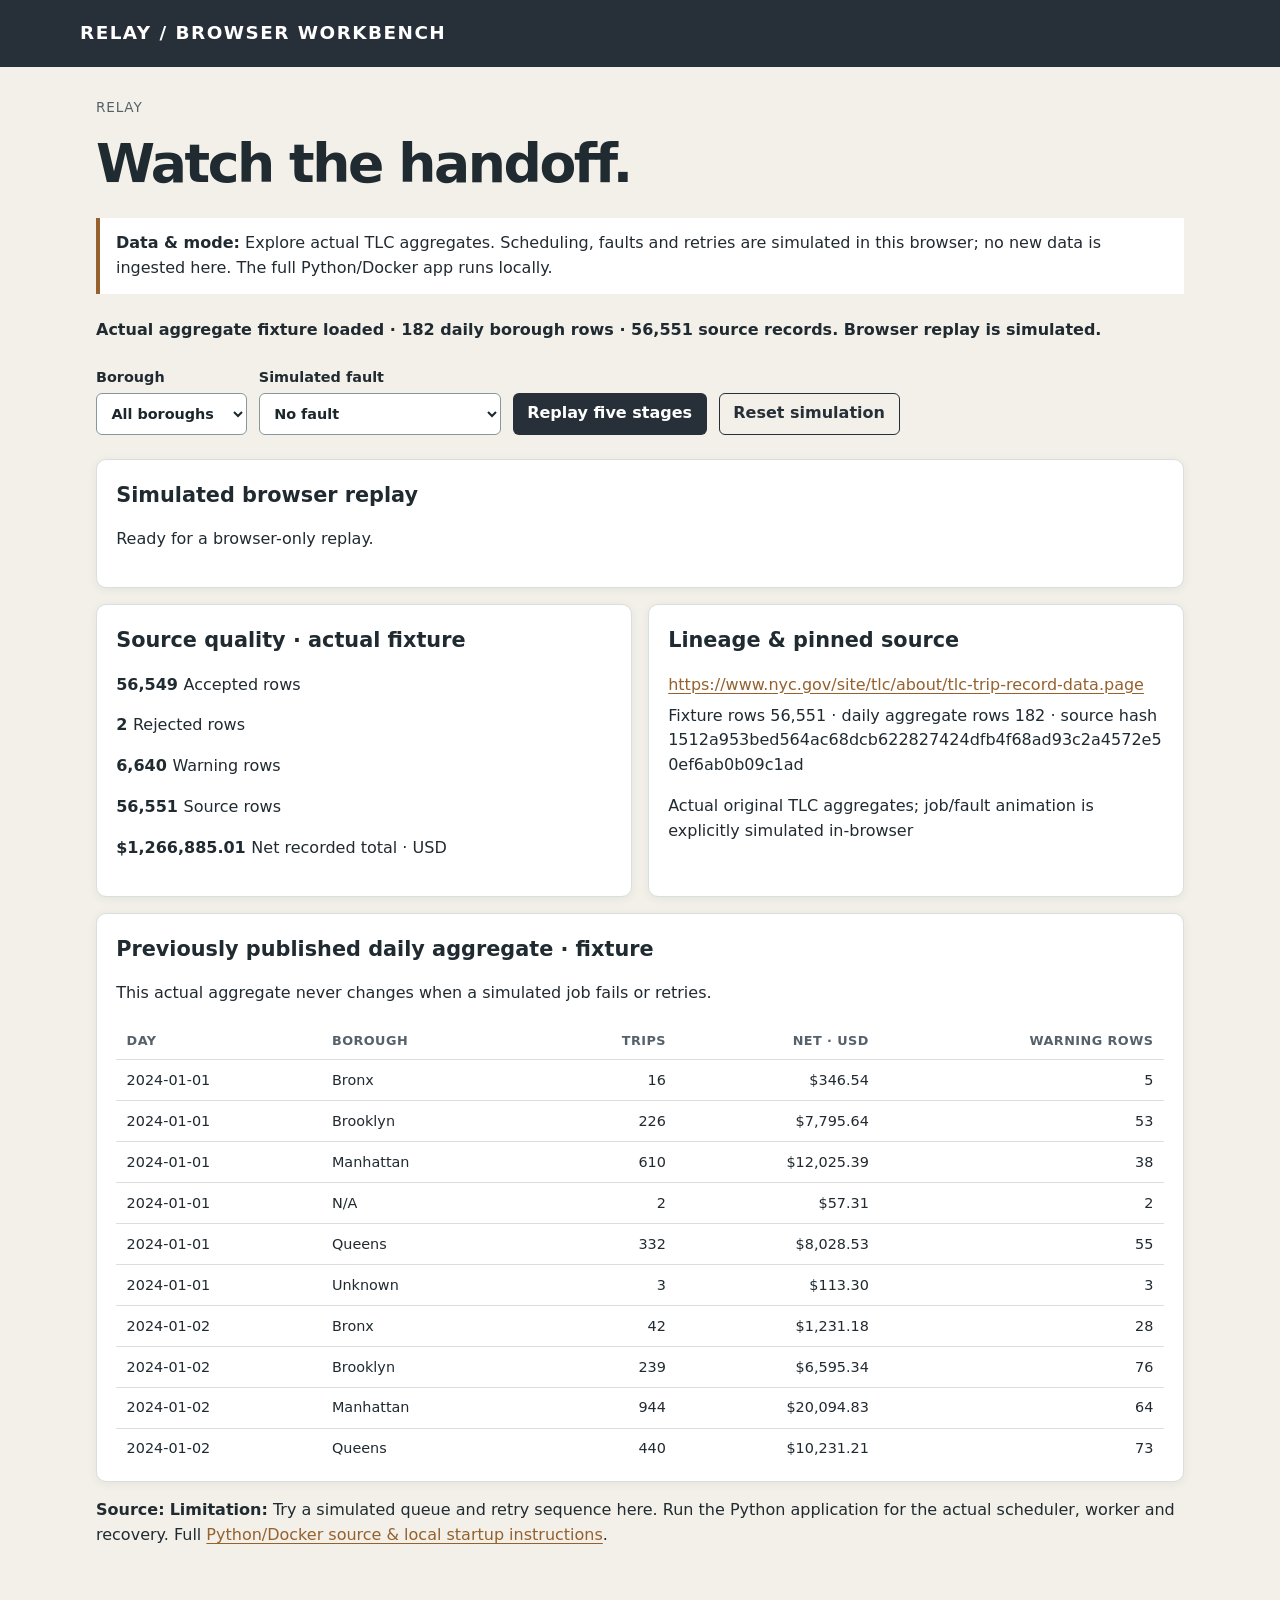
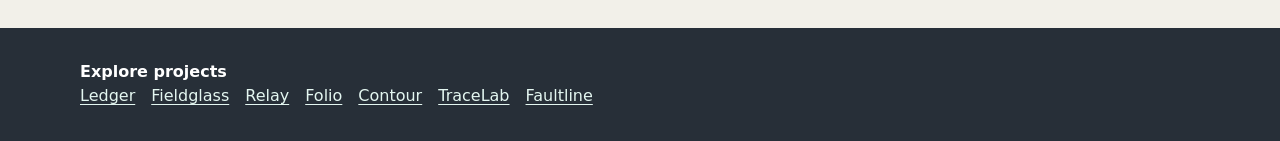
<file: docs/index.html>
<!doctype html><html lang="en"><head><meta charset="utf-8"><meta name="viewport" content="width=device-width,initial-scale=1"><title>Relay — browser demonstration</title><meta name="description" content="Actual TLC aggregates; scheduler, faults and retries are simulated in-browser, not new ingestion."><link rel="stylesheet" href="./style.css"><script src="./app.js" defer></script></head><body><a class="skip" href="#main">Skip to workbench</a><header class="top"><span class="brand">Relay / browser workbench</span></header><main id="main" class="shell"><p class="tag">Relay</p><h1>Watch the handoff.</h1><div class="disclosure"><strong>Data &amp; mode:</strong> Explore actual TLC aggregates. Scheduling, faults and retries are simulated in this browser; no new data is ingested here. The full Python/Docker app runs locally.</div><p id="status" class="status" role="status">Loading fixture…</p><div class="controls" id="controls"></div><div class="grid" id="workspace"></div><p class="source"><strong>Source:</strong> <span id="source-attribution"></span> <strong>Limitation:</strong> Try a simulated queue and retry sequence here. Run the Python application for the actual scheduler, worker and recovery. Full <a href="https://github.com/skuraganti/data-pipeline-monitor">Python/Docker source &amp; local startup instructions</a>.</p></main><footer class="timeline-footer"><strong>Explore projects</strong><nav aria-label="Portfolio projects"><a href="https://skuraganti.github.io/personal-spending-tracker/">Ledger</a> <a href="https://skuraganti.github.io/live-earth-dashboard/">Fieldglass</a> <a href="https://skuraganti.github.io/data-pipeline-monitor/">Relay</a> <a href="https://skuraganti.github.io/private-ai-knowledge-engine/">Folio</a> <a href="https://skuraganti.github.io/ai-codebase-explorer/">Contour</a> <a href="https://skuraganti.github.io/ai-agent-evaluation-lab/">TraceLab</a> <a href="https://skuraganti.github.io/ai-incident-investigator/">Faultline</a></nav></footer></body></html>
</file>
<file: docs/style.css>
:root{--accent:#95612d;--dark:#272f38;--bg:#f2f0e9;--panel:#fff;--ink:#202a31;--muted:#56616a;--line:#d8dfdc}
*{box-sizing:border-box}html{scroll-behavior:smooth}body{margin:0;background:var(--bg,#f4f3ed);color:var(--ink,#202a31);font:16px/1.55 system-ui,-apple-system,"Segoe UI",sans-serif}a{color:var(--accent,#186c72);text-underline-offset:3px}a:focus-visible,button:focus-visible,input:focus-visible,select:focus-visible{outline:3px solid #b85825;outline-offset:3px}.skip{position:absolute;left:-9999px;top:0;padding:1rem;background:#fff;z-index:20}.skip:focus{left:1rem}.top{background:var(--dark,#19343a);color:#fff;padding:1.2rem max(1rem,calc((100vw - 1120px)/2));display:flex;align-items:center;justify-content:space-between;gap:1rem;flex-wrap:wrap}.top a{color:#fff}.brand{font-size:1.15rem;font-weight:800;letter-spacing:.08em;text-transform:uppercase}.tag{font-size:.85rem;letter-spacing:.06em;text-transform:uppercase;color:var(--muted,#5c6668)}.top .tag{color:#e0ebe8}.shell{max-width:1120px;margin:auto;padding:1.5rem 1rem 4rem}h1{font-size:clamp(2rem,5vw,3.35rem);letter-spacing:-.045em;line-height:1.12;margin:.25rem 0 .65rem}h2{font-size:1.3rem;margin:0 0 1rem}h3{font-size:1rem;margin:.3rem 0}p{margin:.4rem 0 1rem}.intro{max-width:760px;color:var(--muted,#5c6668)}.disclosure{border-left:4px solid var(--accent,#186c72);padding:.8rem 1rem;background:var(--panel,#fff);margin:1.5rem 0}.controls{display:flex;align-items:end;flex-wrap:wrap;gap:.75rem;margin:1.5rem 0}.controls label,.field{display:grid;gap:.25rem;font-weight:600;font-size:.9rem}.controls input,.controls select,input,select,button{font:inherit}input,select{min-height:42px;max-width:100%;padding:.45rem .65rem;border:1px solid #87979b;border-radius:6px;background:#fff;color:#1c272b}button{min-height:42px;padding:.48rem .85rem;background:var(--dark,#19343a);color:#fff;border:1px solid transparent;border-radius:6px;cursor:pointer;font-weight:650}button:hover{filter:brightness(1.18)}button:disabled{opacity:.55;cursor:not-allowed}.secondary{background:transparent;color:var(--dark,#19343a);border-color:var(--dark,#19343a)}.grid{display:grid;grid-template-columns:repeat(2,minmax(0,1fr));gap:1rem;margin:1rem 0}.panel{min-width:0;padding:1.2rem;background:var(--panel,#fff);border:1px solid var(--line,#d8dfdc);border-radius:10px;box-shadow:0 2px 10px #152c3010}.wide{grid-column:1/-1}.metric{font-size:2rem;letter-spacing:-.04em;font-weight:750;line-height:1.2}.muted,small{color:var(--muted,#5c6668)}.scroll{overflow:auto;max-height:440px}table{border-collapse:collapse;width:100%;font-size:.9rem}th{text-align:left;color:var(--muted,#5c6668);font-size:.8rem;text-transform:uppercase;letter-spacing:.035em}th,td{padding:.55rem .65rem;border-bottom:1px solid var(--line,#d8dfdc);vertical-align:top}tbody tr:hover{background:#eeeeea}td.num,th.num{font-variant-numeric:tabular-nums;text-align:right}.bars{display:grid;gap:.65rem}.bar-row{display:grid;grid-template-columns:minmax(80px,135px) 1fr auto;align-items:center;gap:.6rem;font-size:.87rem}.track{height:15px;background:#e4eae7;border-radius:4px;overflow:hidden}.fill{display:block;height:100%;min-width:2px;background:var(--accent,#186c72);border-radius:0 4px 4px 0}.bar-row:focus-visible{outline:2px solid #b85825}pre{font:12px/1.5 ui-monospace,SFMono-Regular,monospace;white-space:pre-wrap;overflow-wrap:anywhere;background:#15242a;color:#e8f1ed;padding:1rem;max-height:370px;overflow:auto;border-radius:6px}.list{padding-left:1.3rem}.list li{margin:.5rem 0}.timeline-footer{background:var(--dark,#19343a);color:#fff;padding:2rem max(1rem,calc((100vw - 1120px)/2))}.timeline-footer a{color:#e4f7f1}.timeline-footer nav{display:flex;flex-wrap:wrap;gap:.5rem 1rem}.timeline-footer p{max-width:800px}.status{min-height:1.5rem;font-weight:600}.error{color:#9b2721}.good{color:#14603e}.pill{display:inline-block;padding:.1rem .5rem;border-radius:100px;background:#e5eee9;font-size:.8rem;font-weight:650}.source{overflow-wrap:anywhere}.visually-hidden{position:absolute;clip:rect(0,0,0,0);width:1px;height:1px;overflow:hidden;white-space:nowrap}@media(max-width:700px){.grid{grid-template-columns:1fr}.bar-row{grid-template-columns:90px 1fr auto}.shell{padding-top:1rem}.top{padding:1rem}.controls>*{flex:1 1 145px}.scroll{max-height:350px}}@media(max-width:390px){.metric{font-size:1.65rem}.bar-row{grid-template-columns:75px 1fr auto;font-size:.76rem}th,td{padding:.4rem}}@media(prefers-reduced-motion:reduce){html{scroll-behavior:auto}*{animation-duration:.01ms!important;transition-duration:.01ms!important}}

/* Keep source hashes, evidence IDs and long document titles within narrow screens. */
body{overflow-wrap:anywhere}.controls>*{min-width:0;max-width:100%}.controls select,.controls input:not([type=checkbox]):not([type=range]){min-width:0;width:100%}.controls label{overflow-wrap:anywhere}.panel table{max-width:100%}svg [role=button]:focus-visible{stroke:#9b351f;stroke-width:4;outline:2px solid #9b351f;outline-offset:3px}
</file>
